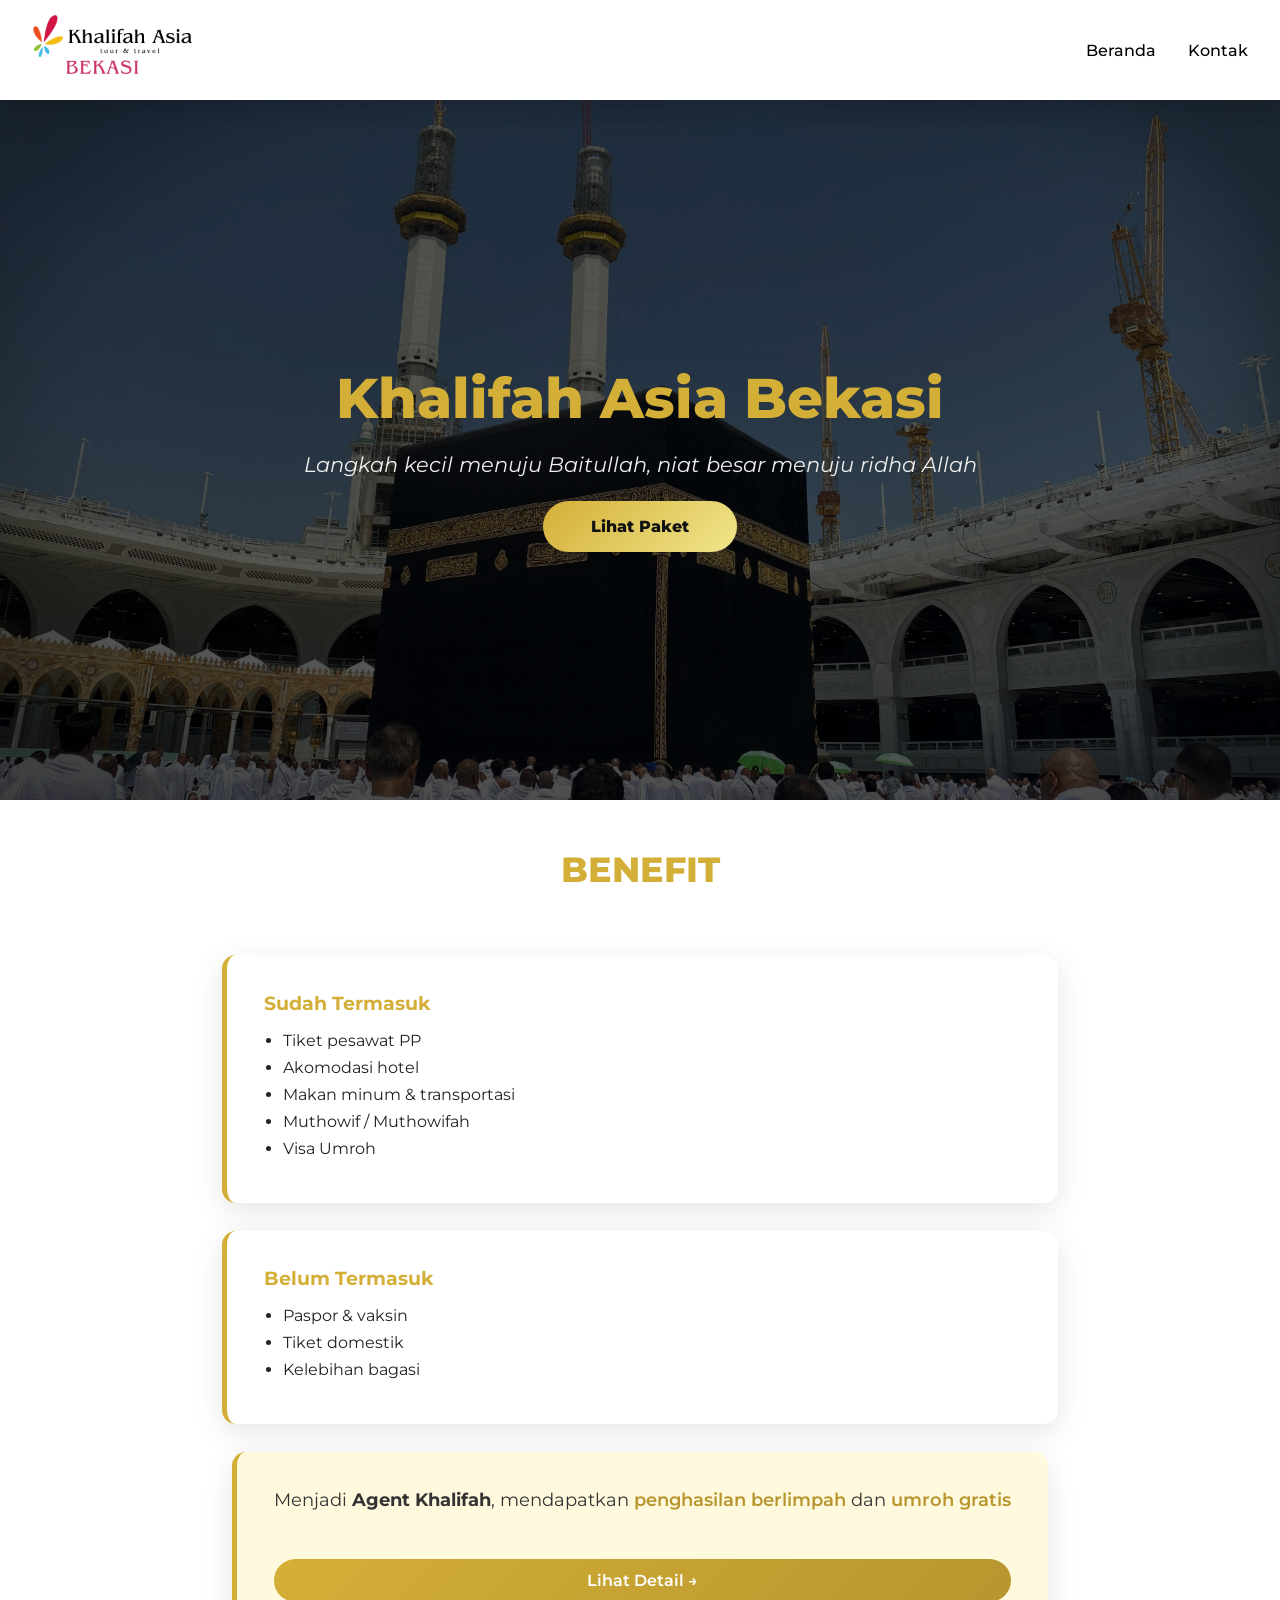
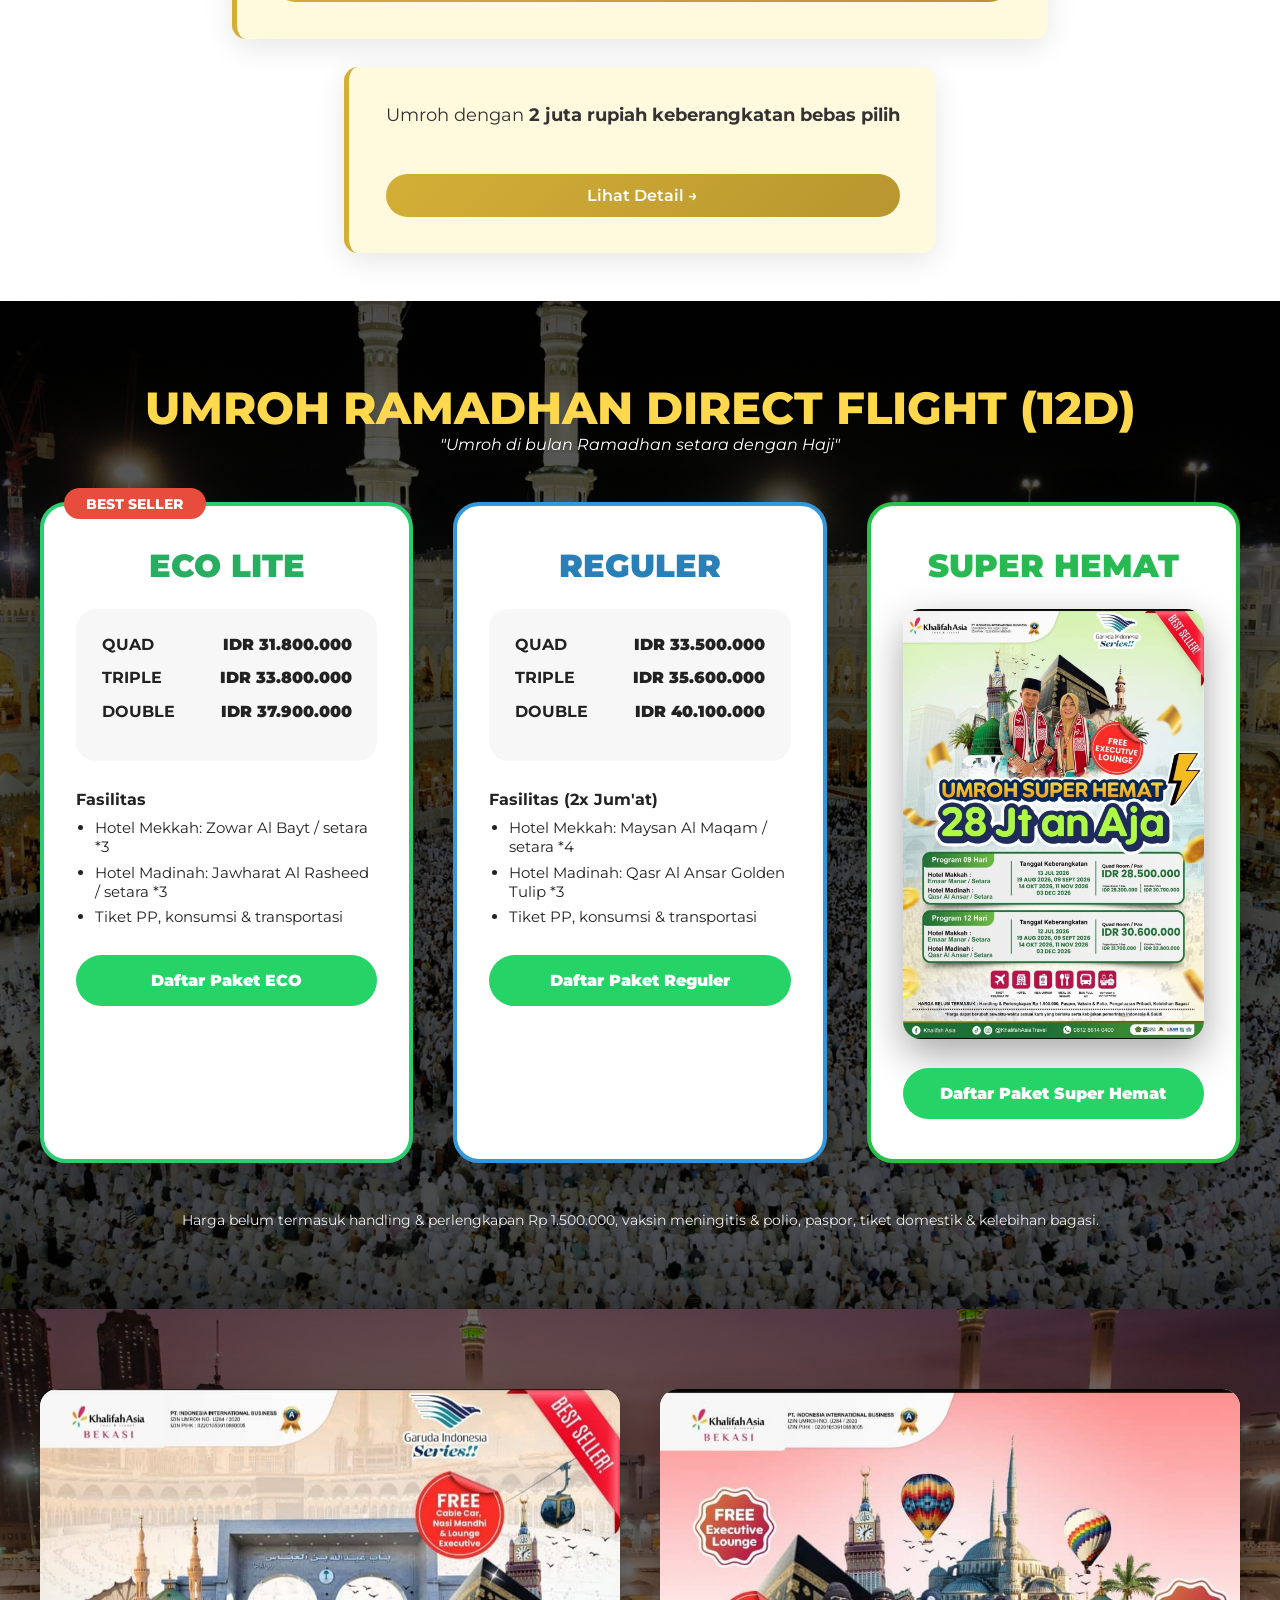
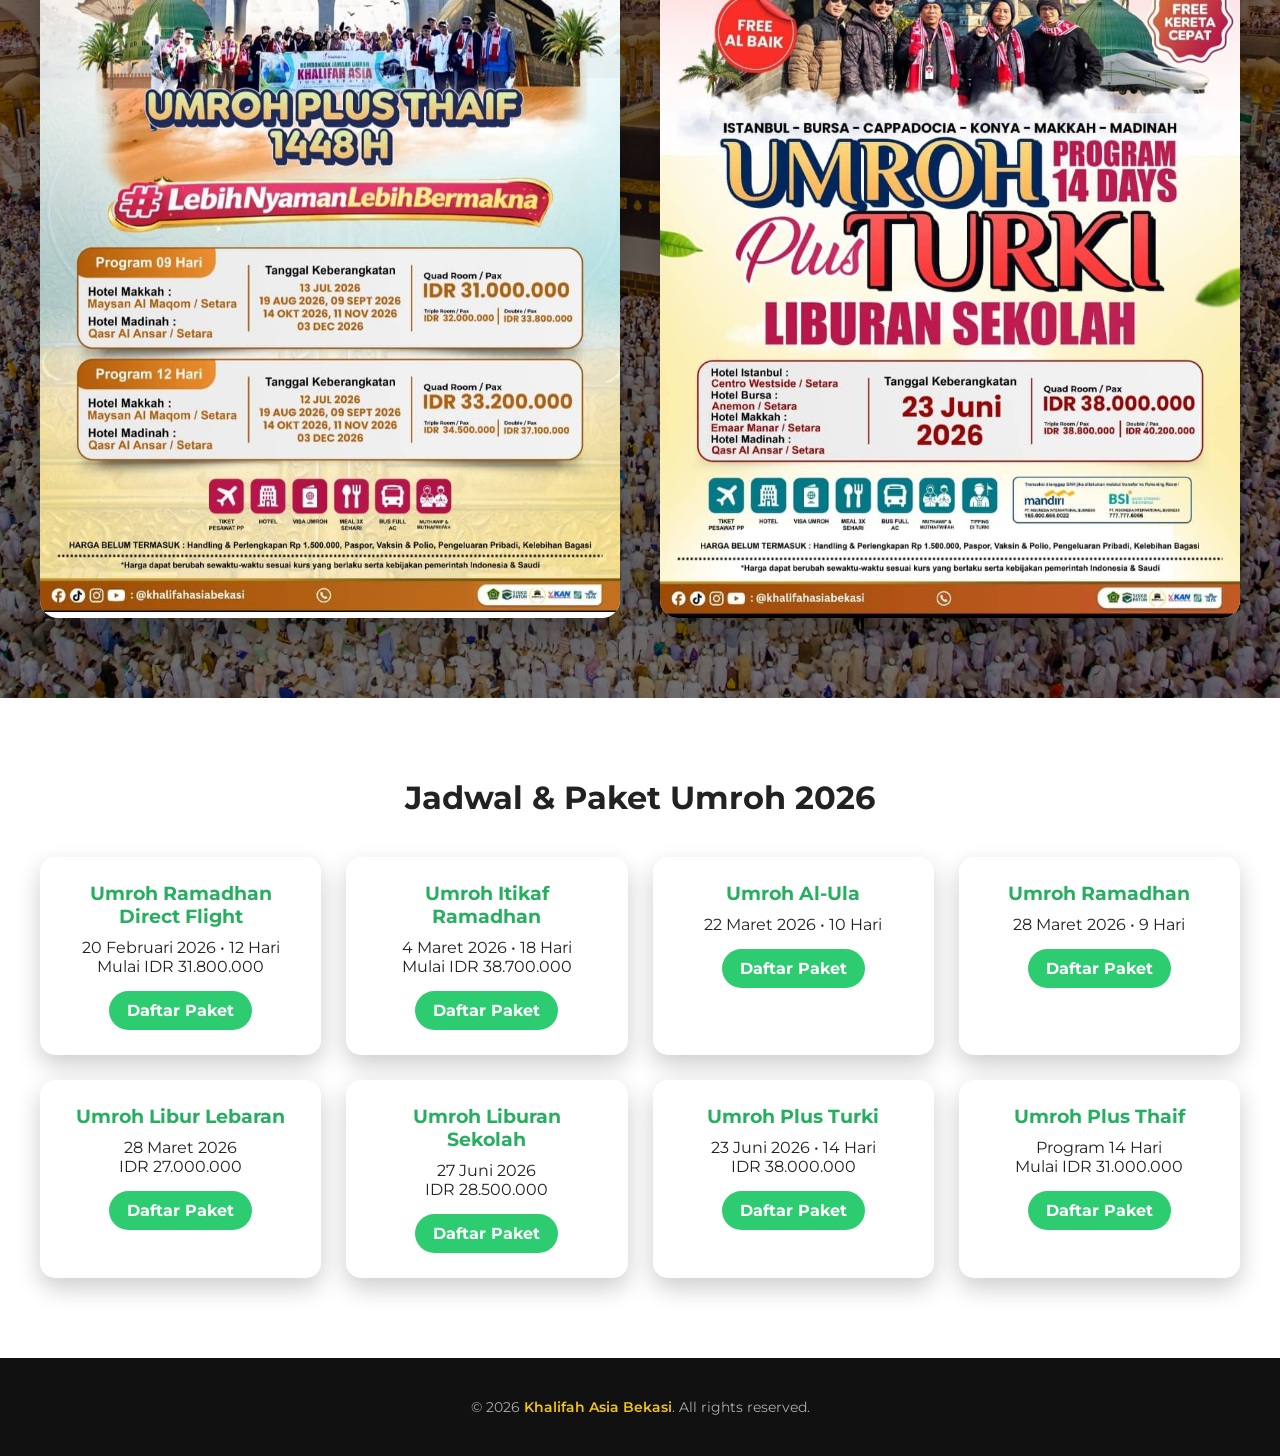
<file: index.html>
<!doctype html>
<html lang="id">
  <head>
    <meta charset="UTF-8" />
    <meta name="viewport" content="width=device-width, initial-scale=1.0" />
    <title>Khalifah Asia Bekasi</title>
    <link rel="icon" type="image/png" href="icon.png" />
    <link
      href="https://fonts.googleapis.com/css2?family=Montserrat:wght@400;500;600;700;800&display=swap"
      rel="stylesheet"
    />
    <link rel="stylesheet" type="text/css" href="style.css" />
  </head>

  <body>
    <header>
      <nav>
        <div class="logo">
          <img src="Khalifah Bekasi.png" alt="Khalifah Logo" />
        </div>
        <ul class="nav-links">
          <li><a href="index.html">Beranda</a></li>
          <li><a href="https://wa.me/62817843531">Kontak</a></li>
        </ul>
      </nav>
    </header>

    <section class="hero-home" id="home">
      <div class="content">
        <h1>Khalifah Asia Bekasi</h1>
        <p>Langkah kecil menuju Baitullah, niat besar menuju ridha Allah</p>
        <a href="#paket" class="btn">Lihat Paket</a>
      </div>
    </section>

    <h2 class="benefit-title">BENEFIT</h2>

    <section class="features vertical">
      <div class="feature-card">
        <h3>Sudah Termasuk</h3>
        <ul>
          <li>Tiket pesawat PP</li>
          <li>Akomodasi hotel</li>
          <li>Makan minum & transportasi</li>
          <li>Muthowif / Muthowifah</li>
          <li>Visa Umroh</li>
        </ul>
      </div>

      <div class="feature-card">
        <h3>Belum Termasuk</h3>
        <ul>
          <li>Paspor & vaksin</li>
          <li>Tiket domestik</li>
          <li>Kelebihan bagasi</li>
        </ul>
      </div>

      <div class="feature-card highlight">
        <p>
          Menjadi <strong>Agent Khalifah</strong>, mendapatkan
          <span>penghasilan berlimpah</span> dan
          <span>umroh gratis</span>
        </p>
        <a href="agent.html" class="detail-btn"> Lihat Detail → </a>
      </div>

      <div class="feature-card highlight">
        <p>
          Umroh dengan <strong>2 juta rupiah keberangkatan bebas pilih</strong>
        </p>
        <a href="umroh.html" class="detail-btn"> Lihat Detail → </a>
      </div>
    </section>

    <section class="poster-paket">
      <div class="poster-title" id="paket">
        <h2>UMROH RAMADHAN DIRECT FLIGHT (12D)</h2>
        <p>"Umroh di bulan Ramadhan setara dengan Haji"</p>
      </div>

      <div class="poster-grid">
        <div class="poster-box eco">
          <span class="poster-badge">BEST SELLER</span>
          <div class="poster-name">ECO LITE</div>

          <div class="poster-price">
            <div class="poster-row">
              <span>QUAD</span><span>IDR 31.800.000</span>
            </div>
            <div class="poster-row">
              <span>TRIPLE</span><span>IDR 33.800.000</span>
            </div>
            <div class="poster-row">
              <span>DOUBLE</span><span>IDR 37.900.000</span>
            </div>
          </div>

          <div class="poster-fasilitas">
            <h4>Fasilitas</h4>
            <ul>
              <li>Hotel Mekkah: Zowar Al Bayt / setara *3</li>
              <li>Hotel Madinah: Jawharat Al Rasheed / setara *3</li>
              <li>Tiket PP, konsumsi & transportasi</li>
            </ul>
          </div>

          <a href="https://whatsform.com/_acrhg" class="poster-cta">
            Daftar Paket ECO
          </a>
        </div>

        <div class="poster-box reg">
          <div class="poster-name">REGULER</div>

          <div class="poster-price">
            <div class="poster-row">
              <span>QUAD</span><span>IDR 33.500.000</span>
            </div>
            <div class="poster-row">
              <span>TRIPLE</span><span>IDR 35.600.000</span>
            </div>
            <div class="poster-row">
              <span>DOUBLE</span><span>IDR 40.100.000</span>
            </div>
          </div>

          <div class="poster-fasilitas">
            <h4>Fasilitas (2x Jum'at)</h4>
            <ul>
              <li>Hotel Mekkah: Maysan Al Maqam / setara *4</li>
              <li>Hotel Madinah: Qasr Al Ansar Golden Tulip *3</li>
              <li>Tiket PP, konsumsi & transportasi</li>
            </ul>
          </div>

          <a href="https://whatsform.com/ksay28" class="poster-cta">
            Daftar Paket Reguler
          </a>
        </div>

        <div class="poster-box superhemat">
          <div class="poster-name">SUPER HEMAT</div>
          <div class="other-card">
            <img src="umroh28jutaaja.jpg" alt="umroh 28 juta" />
          </div>
          <a href="https://whatsform.com/ksay28" class="poster-cta">
            Daftar Paket Super Hemat
          </a>
        </div>
      </div>

      <div class="poster-note">
        Harga belum termasuk handling & perlengkapan Rp 1.500.000, vaksin
        meningitis & polio, paspor, tiket domestik & kelebihan bagasi.
      </div>
    </section>

    <section class="other-paket">
      <div class="other-grid">
        <div class="other-card">
          <img src="umrohthaif.jpg" alt="umroh thaif" />
        </div>
        <div class="other-card">
          <img src="umrohturki.jpg" alt="umroh turki" />
        </div>
      </div>
    </section>

    <section class="departure-section">
      <h2>Jadwal & Paket Umroh 2026</h2>

      <div class="departure-grid">
        <div class="departure-card">
          <h3>Umroh Ramadhan Direct Flight</h3>
          <p>20 Februari 2026 • 12 Hari</p>
          <p>Mulai IDR 31.800.000</p>

          <a
            href="#"
            onclick="sendWA('Umroh Ramadhan Direct Flight - 20 Februari 2026')"
          >
            Daftar Paket
          </a>
        </div>

        <div class="departure-card">
          <h3>Umroh Itikaf Ramadhan</h3>
          <p>4 Maret 2026 • 18 Hari</p>
          <p>Mulai IDR 38.700.000</p>

          <a href="#" onclick="sendWA('Umroh Itikaf Ramadhan - 4 Maret 2026')">
            Daftar Paket
          </a>
        </div>

        <div class="departure-card">
          <h3>Umroh Al-Ula</h3>
          <p>22 Maret 2026 • 10 Hari</p>

          <a href="#" onclick="sendWA('Umroh Al-Ula - 22 Maret 2026')">
            Daftar Paket
          </a>
        </div>

        <div class="departure-card">
          <h3>Umroh Ramadhan</h3>
          <p>28 Maret 2026 • 9 Hari</p>

          <a href="#" onclick="sendWA('Umroh Ramadhan - 28 Maret 2026')">
            Daftar Paket
          </a>
        </div>

        <div class="departure-card">
          <h3>Umroh Libur Lebaran</h3>
          <p>28 Maret 2026</p>
          <p>IDR 27.000.000</p>

          <a href="#" onclick="sendWA('Umroh Libur Lebaran - 28 Maret 2026')">
            Daftar Paket
          </a>
        </div>

        <div class="departure-card">
          <h3>Umroh Liburan Sekolah</h3>
          <p>27 Juni 2026</p>
          <p>IDR 28.500.000</p>

          <a href="#" onclick="sendWA('Umroh Liburan Sekolah - 27 Juni 2026')">
            Daftar Paket
          </a>
        </div>

        <div class="departure-card">
          <h3>Umroh Plus Turki</h3>
          <p>23 Juni 2026 • 14 Hari</p>
          <p>IDR 38.000.000</p>

          <a href="#" onclick="sendWA('Umroh Plus Turki - 23 Juni 2026')">
            Daftar Paket
          </a>
        </div>

        <div class="departure-card">
          <h3>Umroh Plus Thaif</h3>
          <p>Program 14 Hari</p>
          <p>Mulai IDR 31.000.000</p>

          <a href="#" onclick="sendWA('Umroh Plus Thaif')"> Daftar Paket </a>
        </div>
      </div>
    </section>

    <script>
      function sendWA(paket) {
        let phone = "62817843531";

        let text = `Assalamualaikum Warahmatullahi Wabarakatuh, Saya tertarik dengan paket: ${paket}
Mohon info lengkapnya. Terima kasih.`;

        let url = `https://wa.me/${phone}?text=${encodeURIComponent(text)}`;

        window.open(url, "_blank");
      }
    </script>

    <footer>
      © 2026 <span>Khalifah Asia Bekasi</span>. All rights reserved.
    </footer>
  </body>
</html>
</file>
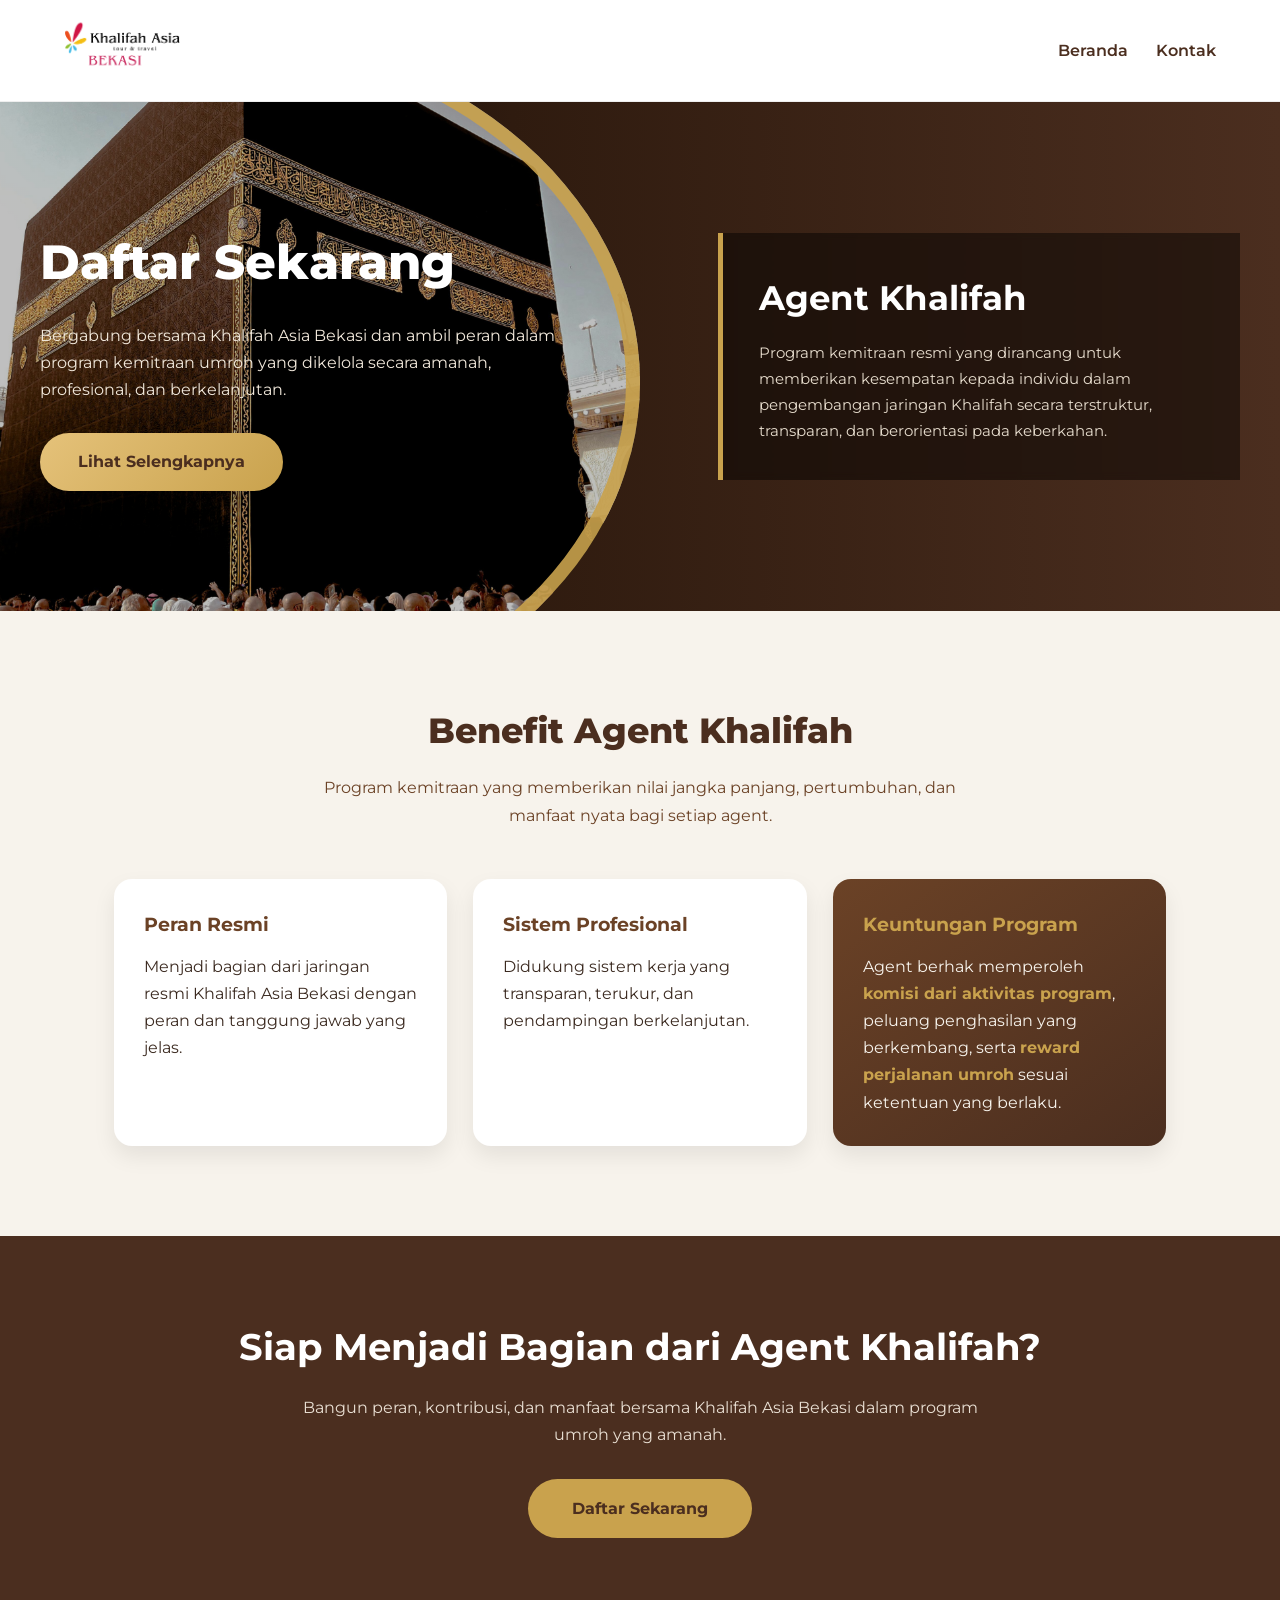
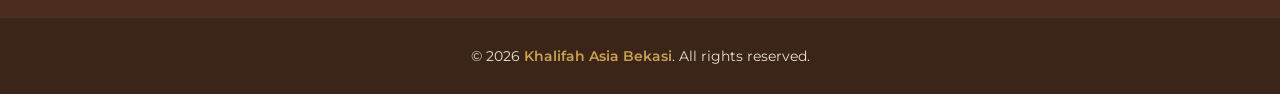
<file: agent.html>
<!DOCTYPE html>
<html lang="id">
<head>
<meta charset="UTF-8">
<meta name="viewport" content="width=device-width, initial-scale=1.0">
<title>Agent Khalifah Asia Bekasi</title>
<link rel="icon" type="image/png" href="icon.png">
<link href="https://fonts.googleapis.com/css2?family=Montserrat:wght@400;500;600;700;800&display=swap" rel="stylesheet">

<style>
*{
  margin:0;
  padding:0;
  box-sizing:border-box;
  font-family:'Montserrat', sans-serif;
}

body{
  background:#f7f3ec;
  color:#3b2a20;
  line-height:1.7;
}

/* ===== HEADER ===== */
header{
  background:#fff;
  border-bottom:1px solid #eee;
}

.navbar{
  max-width:1200px;
  margin:auto;
  padding:14px 24px;
  display:flex;
  align-items:center;
  justify-content:space-between;
}

.nav-logo img{
  height:65px;
}

.nav-menu{
  list-style:none;
  display:flex;
  gap:28px;
}

.nav-menu a{
  text-decoration:none;
  color:#4b2e1f;
  font-weight:600;
}

/* ===== HERO ===== */
.hero{
  position:relative;
  overflow:hidden;
  background:linear-gradient(90deg,#000 0%, #2f1b0f 40%, #4b2e1f 100%);
  padding:120px 24px;
}

/* ===== LENGKUNGAN ISI KABAH ===== */
.hero::before{
  content:"";
  position:absolute;
  top:-15%;
  left:-20%;
  width:70%;
  height:140%;
  background:
    linear-gradient(rgba(0,0,0,.25), rgba(0,0,0,.25)),
    url("kabah.png") center/cover no-repeat;
  border-radius:50%;
  z-index:1;
}

/* garis emas lengkung */
.hero::after{
  content:"";
  position:absolute;
  top:-15%;
  left:-20%;
  width:70%;
  height:140%;
  border-radius:50%;
  box-shadow:inset 0 0 0 14px #c9a24d;
  opacity:.9;
  z-index:2;
}

.hero-inner{
  max-width:1200px;
  margin:auto;
  display:grid;
  grid-template-columns:1.1fr .9fr;
  gap:40px;
  align-items:center;
  position:relative;
  z-index:3;
}

.hero-left h1{
  color:#fff;
  font-size:3rem;
  font-weight:800;
  margin-bottom:18px;
}

.hero-left p{
  color:#f1e8db;
  margin-bottom:30px;
  max-width:520px;
}

.hero-btn{
  display:inline-block;
  background:linear-gradient(135deg,#e5c27a,#c9a24d);
  color:#4b2e1f;
  padding:15px 38px;
  border-radius:40px;
  font-weight:700;
  text-decoration:none;
  box-shadow:0 10px 22px rgba(0,0,0,.25);
  transition:.3s;
}

.hero-btn:hover{
  transform:translateY(-3px);
}

/* kanan */
.hero-right{
  background:rgba(0,0,0,.45);
  backdrop-filter:blur(3px);
  padding:36px;
  border-left:5px solid #c9a24d;
}

.hero-right h2{
  color:#fff;
  font-size:2.1rem;
  margin-bottom:14px;
}

.hero-right p{
  color:#e6dccd;
  font-size:.95rem;
}

/* ===== SECTION ===== */
.section{
  max-width:1100px;
  margin:auto;
  padding:90px 24px;
}

.section-title{
  text-align:center;
  font-size:2.2rem;
  font-weight:800;
  color:#4b2e1f;
  margin-bottom:14px;
}

.section-subtitle{
  text-align:center;
  max-width:700px;
  margin:0 auto 50px;
  color:#6b4226;
}

/* ===== BENEFIT ===== */
.benefit-grid{
  display:grid;
  grid-template-columns:repeat(auto-fit,minmax(260px,1fr));
  gap:26px;
}

.benefit-card{
  background:#ffffff;
  border-radius:18px;
  padding:30px;
  box-shadow:0 10px 22px rgba(0,0,0,.08);
}

.benefit-card h3{
  color:#6b4226;
  margin-bottom:12px;
}

.benefit-card.highlight{
  background:linear-gradient(145deg,#6b4226,#4b2e1f);
  color:#f7f3ec;
}

.benefit-card.highlight h3{
  color:#c9a24d;
}

.benefit-card.highlight span{
  color:#c9a24d;
  font-weight:700;
}

/* ===== CTA ===== */
.cta{
  background:#4b2e1f;
  color:#fff;
  text-align:center;
  padding:80px 24px;
}

.cta h2{
  font-size:2.3rem;
  margin-bottom:16px;
}

.cta p{
  max-width:680px;
  margin:0 auto 30px;
  color:#e9dfd3;
}

.cta a{
  display:inline-block;
  background:#c9a24d;
  color:#4b2e1f;
  padding:16px 44px;
  border-radius:40px;
  font-weight:700;
  text-decoration:none;
}

/* ===== FOOTER ===== */
footer{
  background:#3b2418;
  color:#e9dfd3;
  text-align:center;
  padding:26px 16px;
  font-size:.9rem;
}

footer span{
  color:#c9a24d;
  font-weight:600;
}

/* ===== RESPONSIVE ===== */
@media(max-width:900px){
  .hero-inner{
    grid-template-columns:1fr;
  }

  .hero-left h1{
    font-size:2.3rem;
  }

  .hero::before,
  .hero::after{
    display:none;
  }
}
</style>
</head>

<body>

<header>
  <nav class="navbar">
    <div class="nav-logo">
      <img src="Khalifah Bekasi.png" alt="Khalifah Asia Bekasi">
    </div>
    <ul class="nav-menu">
      <li><a href="index.html">Beranda</a></li>
      <li><a href="https://wa.me/62817843531">Kontak</a></li>
    </ul>
  </nav>
</header>

<section class="hero">
  <div class="hero-inner">

    <div class="hero-left">
      <h1>Daftar Sekarang</h1>
      <p>
        Bergabung bersama Khalifah Asia Bekasi dan ambil peran
        dalam program kemitraan umroh yang dikelola secara amanah,
        profesional, dan berkelanjutan.
      </p>
      <a href="#benefit" class="hero-btn">Lihat Selengkapnya</a>
    </div>

    <div class="hero-right">
      <h2>Agent Khalifah</h2>
      <p>
        Program kemitraan resmi yang dirancang untuk memberikan
        kesempatan kepada individu dalam pengembangan jaringan
        Khalifah secara terstruktur, transparan, dan berorientasi
        pada keberkahan.
      </p>
    </div>

  </div>
</section>

<section class="section" id="benefit">
  <h2 class="section-title">Benefit Agent Khalifah</h2>
  <p class="section-subtitle">
    Program kemitraan yang memberikan nilai jangka panjang,
    pertumbuhan, dan manfaat nyata bagi setiap agent.
  </p>

  <div class="benefit-grid">
    <div class="benefit-card">
      <h3>Peran Resmi</h3>
      <p>
        Menjadi bagian dari jaringan resmi Khalifah Asia Bekasi
        dengan peran dan tanggung jawab yang jelas.
      </p>
    </div>

    <div class="benefit-card">
      <h3>Sistem Profesional</h3>
      <p>
        Didukung sistem kerja yang transparan, terukur,
        dan pendampingan berkelanjutan.
      </p>
    </div>

    <div class="benefit-card highlight">
      <h3>Keuntungan Program</h3>
      <p>
        Agent berhak memperoleh
        <span>komisi dari aktivitas program</span>,
        peluang penghasilan yang berkembang,
        serta <span>reward perjalanan umroh</span>
        sesuai ketentuan yang berlaku.
      </p>
    </div>
  </div>
</section>

<section class="cta">
  <h2>Siap Menjadi Bagian dari Agent Khalifah?</h2>
  <p>
    Bangun peran, kontribusi, dan manfaat bersama
    Khalifah Asia Bekasi dalam program umroh yang amanah.
  </p>
<a href="https://wa.me/+62817843531?text=Saya%20tertarik%20menjadi%20Agen%20Khalifah." class="cta-btn-small" target="_blank">Daftar Sekarang</a>
</section>

<footer>
  <p>&copy; 2026 <span>Khalifah Asia Bekasi</span>. All rights reserved.</p>
</footer>

</body>
</html>
</file>
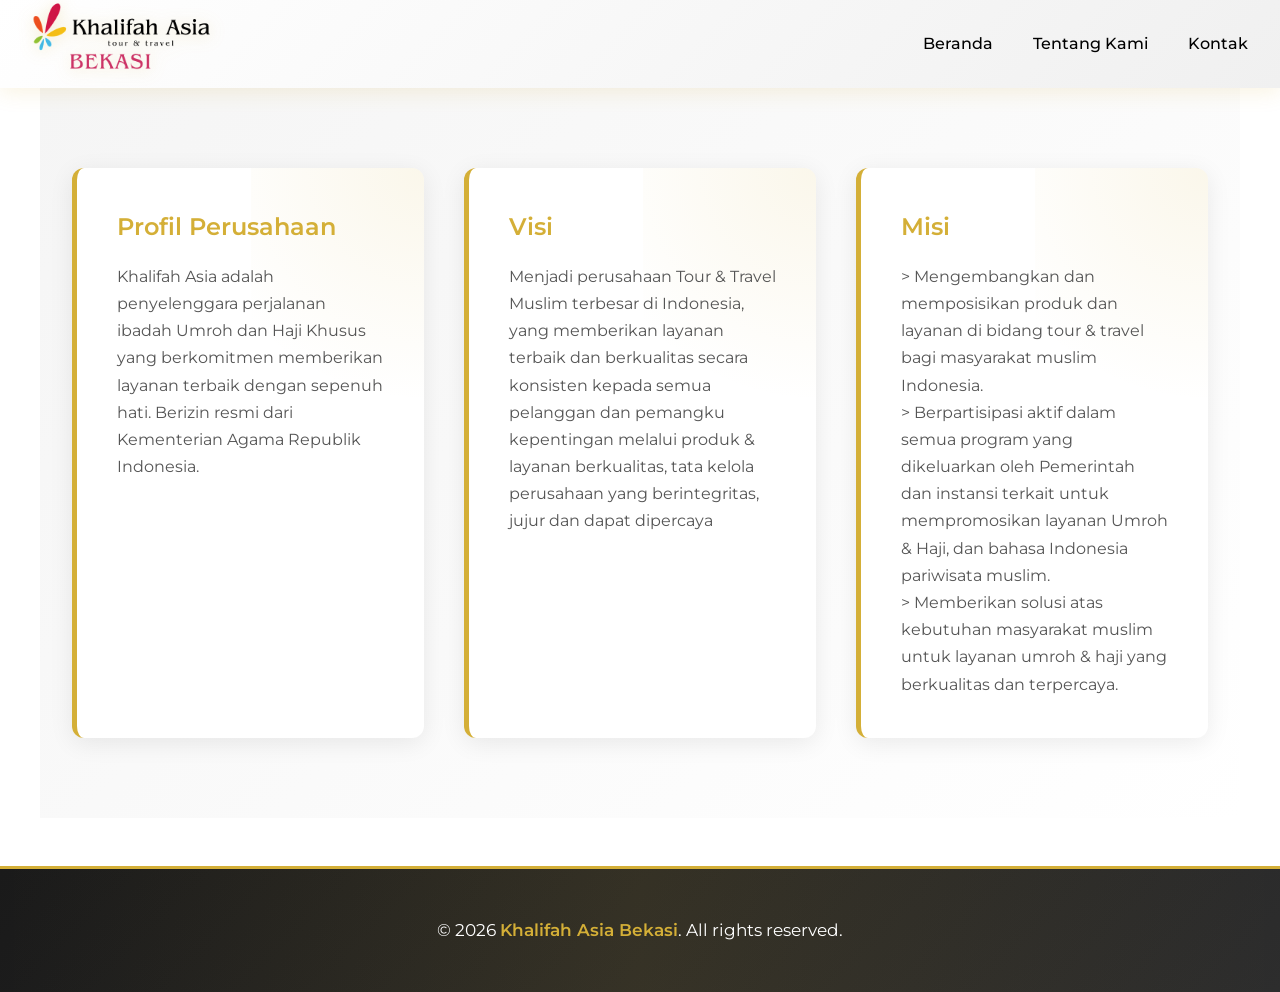
<file: tentang.html>
<!DOCTYPE html>
<html lang="en">
<head>
    <meta charset="UTF-8">
    <meta name="viewport" content="width=device-width, initial-scale=1.0">
    <title>Khalifah Asia Bekasi</title>
    <link rel="icon" type="image/png" href="icon.png">
    <link rel="preconnect" href="https://fonts.googleapis.com">
    <link rel="preconnect" href="https://fonts.gstatic.com" crossorigin>
    <link href="https://fonts.googleapis.com/css2?family=Montserrat:wght@400;500;700&display=swap" rel="stylesheet">
    <style>
        * {
            margin: 0;
            padding: 0;
            box-sizing: border-box;
        }

        body {
            font-family: 'Montserrat', sans-serif;
            color: #333;
            line-height: 1.6;
            scroll-behavior: smooth;
        }

        header {
            background: linear-gradient(135deg, #ffffff 0%, #f0f0f0 100%);
            padding: 1.2rem 0;
            position: sticky;
            top: 0;
            box-shadow: 0 4px 20px rgba(212, 175, 55, 0.15);
            z-index: 100;
            backdrop-filter: blur(10px);
        }

        nav {
            display: flex;
            justify-content: space-between;
            align-items: center;
            max-width: 1400px;
            margin: 0 auto;
            padding: 0 2rem;
            height: 50px;
        }

        .logo img {
            height: 100px;
            filter: drop-shadow(0 2px 8px rgba(212, 175, 55, 0.3));
            transition: transform 0.3s ease;
        }

        .logo img:hover {
            transform: scale(1.05);
        }

        .nav-links {
            display: flex;
            list-style: none;
            gap: 2.5rem;
        }

        .nav-links a {
            color: #000000;
            text-decoration: none;
            transition: all 0.3s ease;
            font-weight: 500;
            position: relative;
            padding-bottom: 0.5rem;
        }

        .nav-links a::after {
            content: '';
            position: absolute;
            bottom: 0;
            left: 0;
            width: 0;
            height: 2px;
            background: linear-gradient(90deg, #d4af37, #f0e68c);
            transition: width 0.3s ease;
        }

        .nav-links a:hover::after {
            width: 100%;
        }

        .nav-links a:hover {
            color: #d4af37;
        }

        .hero {
            background: linear-gradient(135deg, rgba(212, 175, 55, 0.1) 0%, rgba(240, 230, 140, 0.05) 100%), url('khalifahbg.png') no-repeat center center/cover;
            color: rgb(255, 255, 255);
            padding: 10rem 2rem;
            text-align: center;
            min-height: 700px;
            display: flex;
            align-items: center;
            justify-content: center;
            position: relative;
            overflow: hidden;
        }

        .hero::before {
            content: '';
            position: absolute;
            top: 0;
            left: 0;
            right: 0;
            bottom: 0;
            background: radial-gradient(circle at 20% 50%, rgba(212, 175, 55, 0.1) 0%, transparent 50%);
            animation: float 6s ease-in-out infinite;
        }

        .hero-content {
            position: relative;
            z-index: 2;
            animation: fadeInUp 0.8s ease;
        }

        .hero-content h1 {
            font-size: 3.5rem;
            margin-bottom: 1.5rem;
            background: linear-gradient(135deg, #d4af37, #f0e68c);
            -webkit-background-clip: text;
            -webkit-text-fill-color: transparent;
            background-clip: text;
            font-weight: 700;
            letter-spacing: 1px;
        }

        .hero-content p {
            font-size: 1.4rem;
            margin-bottom: 2.5rem;
            color: #e8e8e8;
            font-style: italic;
            letter-spacing: 0.5px;
            text-shadow: 0 2px 10px rgba(0, 0, 0, 0.3);
        }

        .btn {
            display: inline-block;
            background: linear-gradient(135deg, #d4af37 0%, #f0e68c 100%);
            color: #1a1a1a;
            padding: 1rem 3rem;
            text-decoration: none;
            border-radius: 50px;
            font-weight: bold;
            transition: all 0.3s ease;
            text-transform: uppercase;
            letter-spacing: 1.5px;
            box-shadow: 0 5px 20px rgba(212, 175, 55, 0.4);
            position: relative;
            overflow: hidden;
        }

        .btn::before {
            content: '';
            position: absolute;
            top: 0;
            left: -100%;
            width: 100%;
            height: 100%;
            background: rgba(255, 255, 255, 0.3);
            transition: left 0.3s ease;
        }

        .btn:hover::before {
            left: 100%;
        }

        .btn:hover {
            transform: translateY(-4px);
            box-shadow: 0 10px 30px rgba(212, 175, 55, 0.6);
        }

        .features {
            background: linear-gradient(135deg, #f5f5f5 0%, #ffffff 100%);
            padding: 5rem 2rem;
            max-width: 1200px;
            margin: 0 auto;
            display: grid;
            grid-template-columns: repeat(auto-fit, minmax(300px, 1fr));
            gap: 2.5rem;
            position: relative;
        }

        .feature-card {
            background: white;
            padding: 2.5rem;
            border-radius: 12px;
            border-left: 5px solid #d4af37;
            box-shadow: 0 5px 25px rgba(0, 0, 0, 0.08);
            transition: all 0.3s ease;
            position: relative;
            overflow: hidden;
        }

        .feature-card::before {
            content: '';
            position: absolute;
            top: -50%;
            right: -50%;
            width: 100%;
            height: 100%;
            background: radial-gradient(circle, rgba(212, 175, 55, 0.1) 0%, transparent 70%);
            transition: all 0.3s ease;
        }

        .feature-card:hover::before {
            top: -10%;
            right: -10%;
        }

        .feature-card:hover {
            transform: translateY(-12px);
            box-shadow: 0 20px 50px rgba(212, 175, 55, 0.3);
        }

        .feature-card h3 {
            color: #d4af37;
            margin-bottom: 1rem;
            font-size: 1.5rem;
            font-weight: 600;
            position: relative;
            z-index: 1;
        }

        .feature-card p {
            color: #555;
            font-size: 1rem;
            line-height: 1.7;
            position: relative;
            z-index: 1;
        }

        footer {
            background: linear-gradient(135deg, #1a1a1a 0%, #2d2d2d 100%);
            color: white;
            text-align: center;
            padding: 3rem 2rem;
            margin-top: 3rem;
            border-top: 3px solid #d4af37;
            position: relative;
            overflow: hidden;
        }

        footer::before {
            content: '';
            position: absolute;
            top: 0;
            left: 0;
            right: 0;
            bottom: 0;
            background: linear-gradient(90deg, transparent, rgba(212, 175, 55, 0.1), transparent);
            animation: shimmer 3s infinite;
        }

        footer p {
            margin: 0;
            font-size: 1.05rem;
            position: relative;
            z-index: 1;
        }

        footer span {
            color: #d4af37;
            font-weight: 600;
        }

        @keyframes fadeInUp {
            from {
                opacity: 0;
                transform: translateY(20px);
            }
            to {
                opacity: 1;
                transform: translateY(0);
            }
        }

        @keyframes float {
            0%, 100% {
                transform: translateY(0px);
            }
            50% {
                transform: translateY(20px);
            }
        }

        @keyframes shimmer {
            0% {
                left: -100%;
            }
            100% {
                left: 100%;
            }
        }

        @media (max-width: 768px) {
            .hero-content h1 {
                font-size: 2.2rem;
            }

            .hero-content p {
                font-size: 1.1rem;
            }

            .nav-links {
                gap: 1.5rem;
            }
        }
    </style>
</head>
<body>
    <header>
        <nav>
            <div class="logo"><img src="Khalifah Bekasi.png" alt="Khalifah icon"></div>
            <ul class="nav-links">
                <li><a href="index.html">Beranda</a></li>
                <li><a href="tentang.html">Tentang Kami</a></li>
                <li><a href="https://wa.me/62817843531">Kontak</a></li>
            </ul>
        </nav>
    </header>
    
    <section class="features" id="features">
        <div class="feature-card">
            <h3>Profil Perusahaan</h3>
            <p>Khalifah Asia adalah penyelenggara perjalanan ibadah Umroh dan Haji Khusus yang berkomitmen memberikan layanan terbaik dengan sepenuh hati. Berizin resmi dari Kementerian Agama Republik Indonesia.</p>
        </div>
        <div class="feature-card">
            <h3>Visi</h3>
            <p>Menjadi perusahaan Tour & Travel Muslim terbesar di Indonesia, yang memberikan layanan terbaik dan berkualitas secara konsisten kepada semua pelanggan dan pemangku kepentingan melalui produk & layanan berkualitas, tata kelola perusahaan yang berintegritas, jujur dan dapat dipercaya</p>
        </div>
        <div class="feature-card">
            <h3>Misi</h3>
            <p>> Mengembangkan dan memposisikan produk dan layanan di bidang tour & travel bagi masyarakat muslim Indonesia.</p>
            <p>> Berpartisipasi aktif dalam semua program yang dikeluarkan oleh Pemerintah dan instansi terkait untuk mempromosikan layanan Umroh & Haji, dan bahasa Indonesia pariwisata muslim.</p>
            <p>> Memberikan solusi atas kebutuhan masyarakat muslim untuk layanan umroh & haji yang berkualitas dan terpercaya.</p>
        </div>
    </section>
    
    <footer id="contact">
        <p>&copy; 2026 <span>Khalifah Asia Bekasi</span>. All rights reserved.</p>
    </footer>
</body>
</html>
</file>
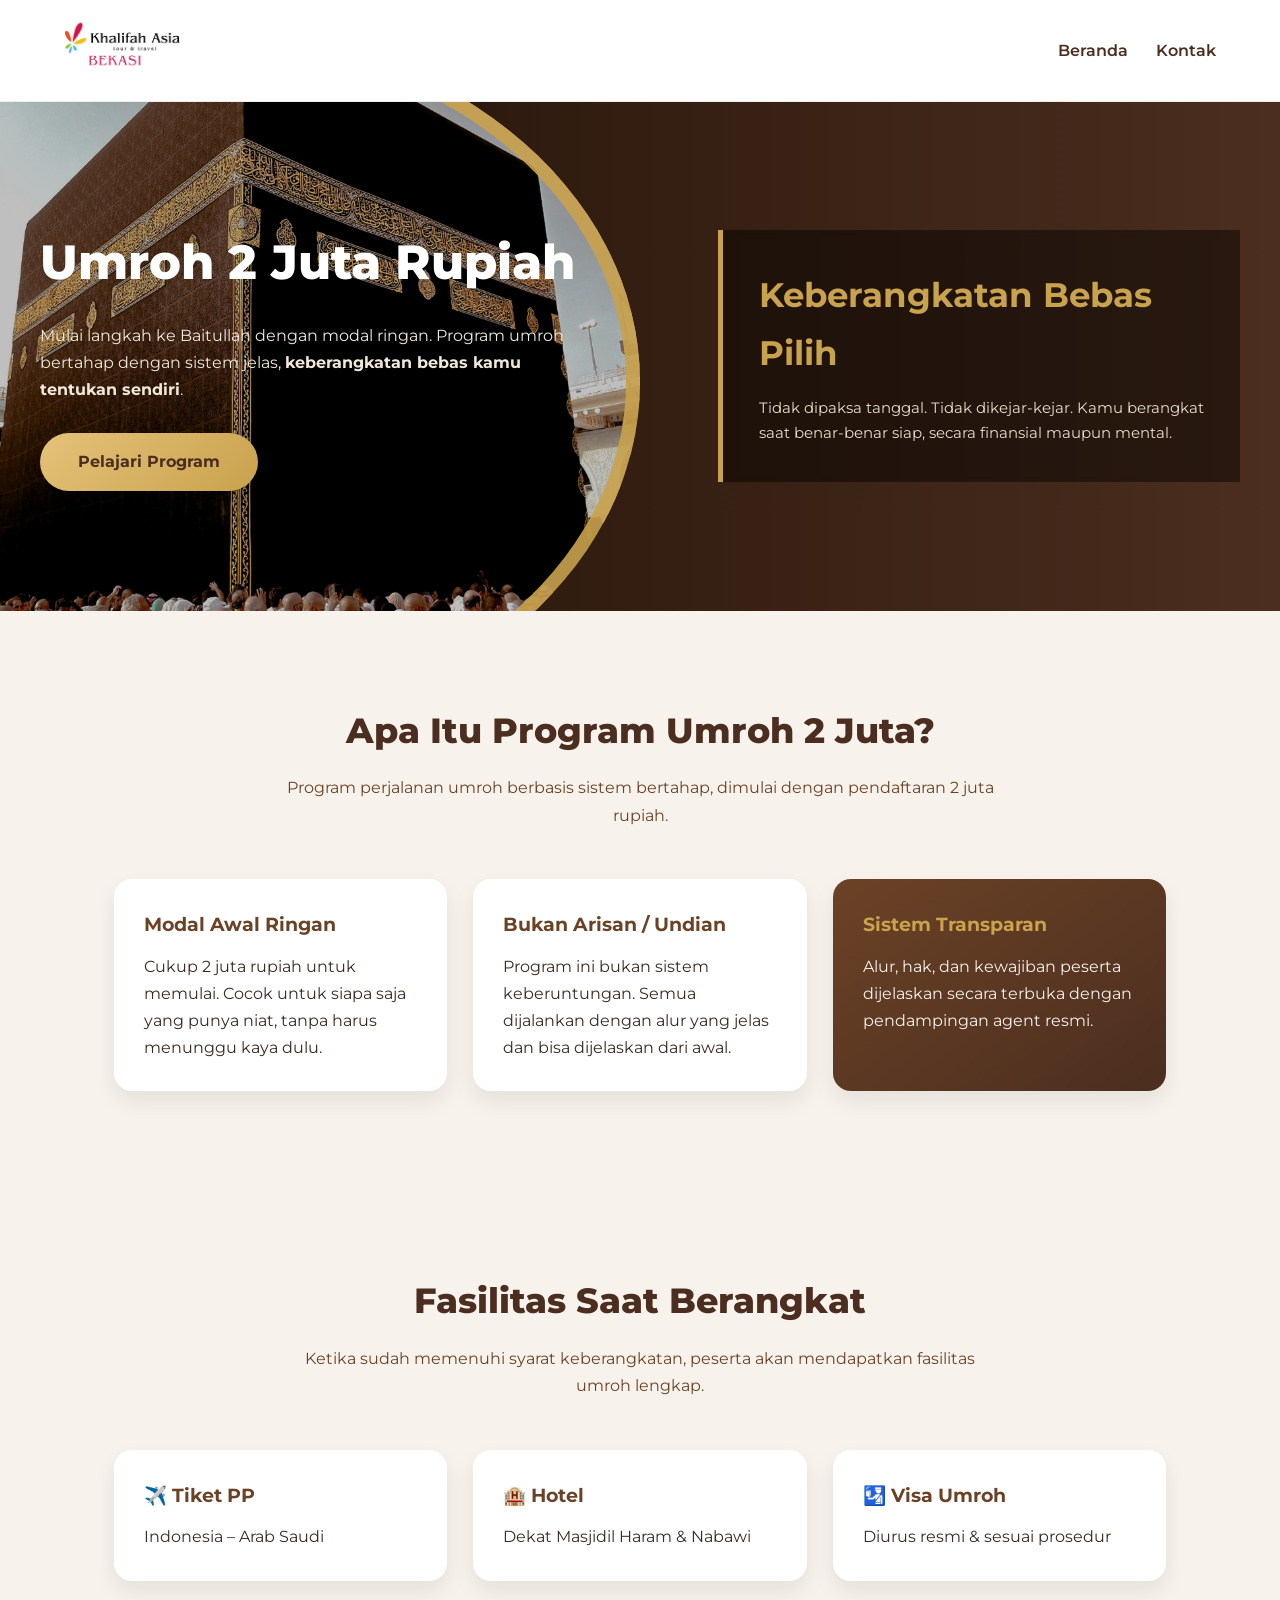
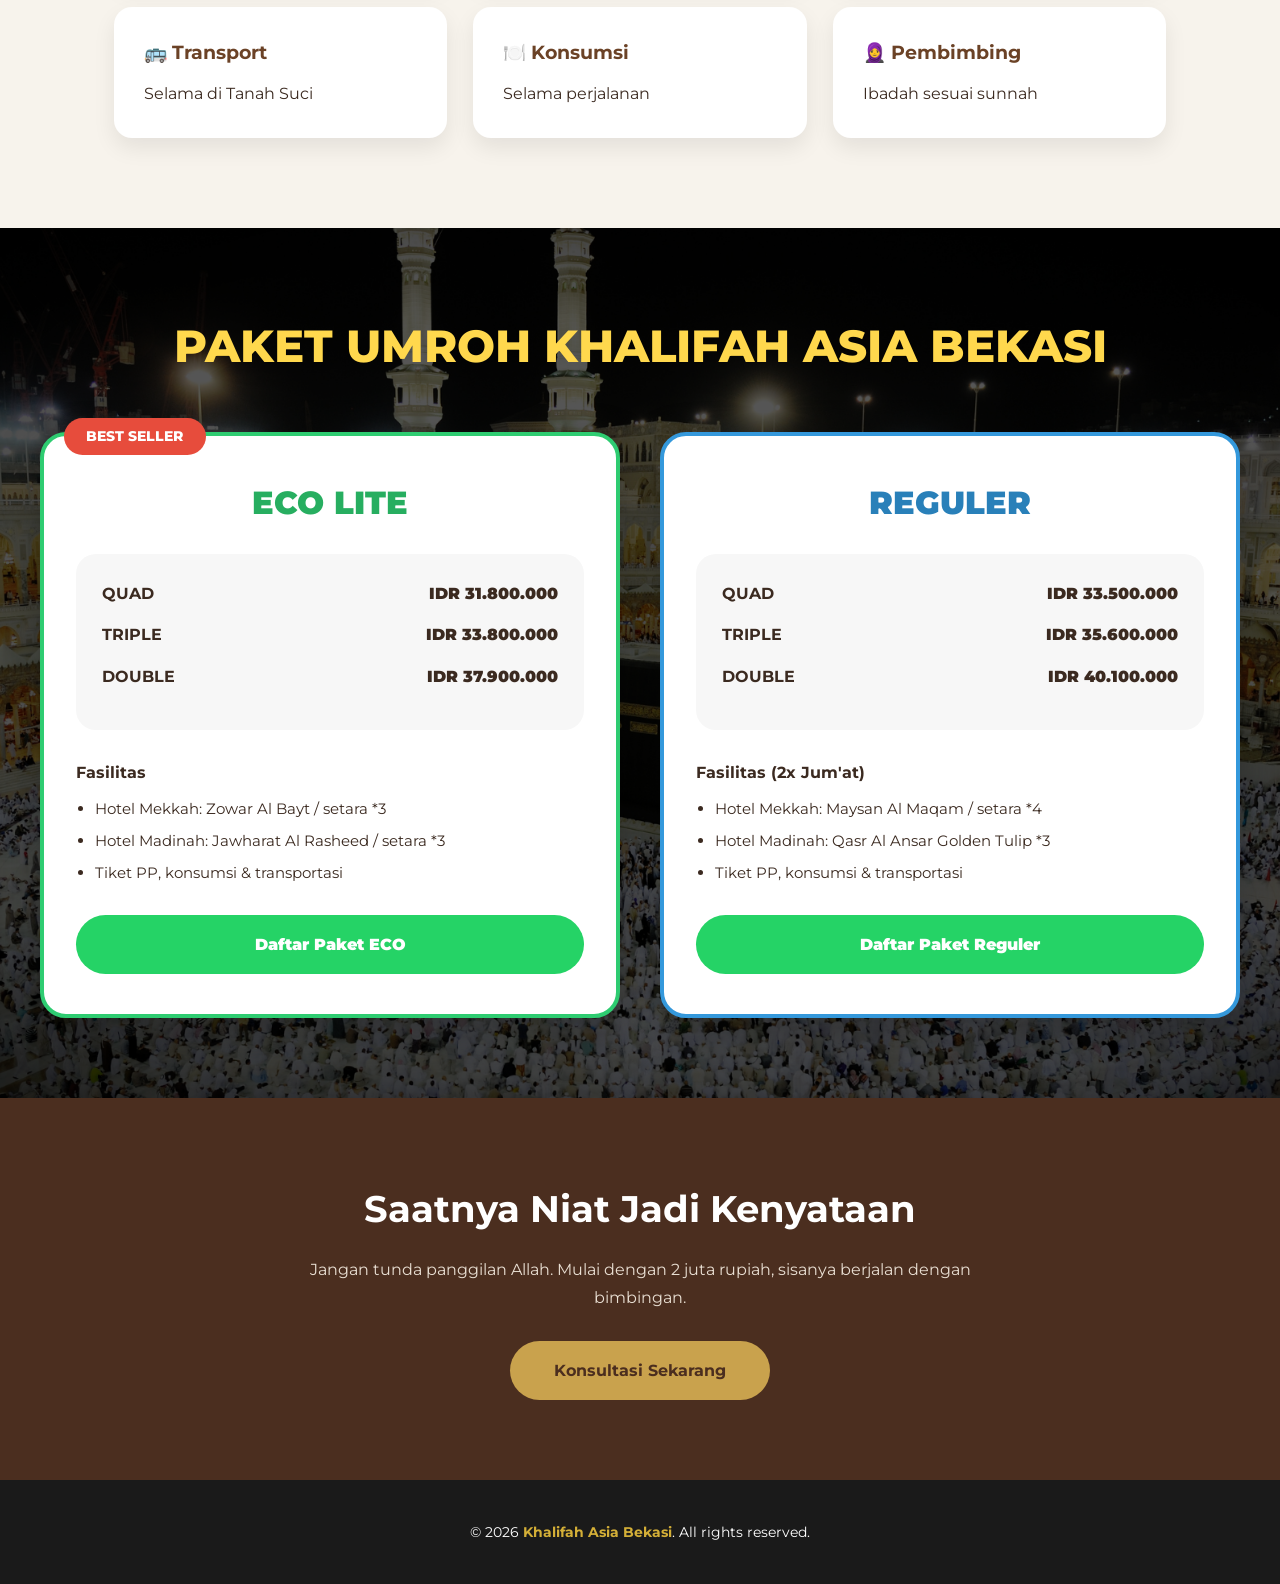
<file: umroh.html>
<!DOCTYPE html>
<html lang="id">
<head>
<meta charset="UTF-8">
<meta name="viewport" content="width=device-width, initial-scale=1.0">
<title>Umroh 2 Juta Rupiah | Khalifah Asia Bekasi</title>
<link rel="icon" type="image/png" href="icon.png">
<link href="https://fonts.googleapis.com/css2?family=Montserrat:wght@400;500;600;700;800&display=swap" rel="stylesheet">

<style>
*{
  margin:0;
  padding:0;
  box-sizing:border-box;
  font-family:'Montserrat', sans-serif;
}

body{
  background:#f7f3ec;
  color:#3b2a20;
  line-height:1.7;
}

/* ===== HEADER ===== */
header{
  background:#fff;
  border-bottom:1px solid #eee;
}

.navbar{
  max-width:1200px;
  margin:auto;
  padding:14px 24px;
  display:flex;
  align-items:center;
  justify-content:space-between;
}

.nav-logo img{
  height:65px;
}

.nav-menu{
  list-style:none;
  display:flex;
  gap:28px;
}

.nav-menu a{
  text-decoration:none;
  color:#4b2e1f;
  font-weight:600;
}

/* ===== HERO ===== */
.hero{
  position:relative;
  overflow:hidden;
  background:linear-gradient(90deg,#000 0%, #2f1b0f 40%, #4b2e1f 100%);
  padding:120px 24px;
}

/* kabah */
.hero::before{
  content:"";
  position:absolute;
  top:-15%;
  left:-20%;
  width:70%;
  height:140%;
  background:
    linear-gradient(rgba(0,0,0,.25), rgba(0,0,0,.25)),
    url("kabah.png") center/cover no-repeat;
  border-radius:50%;
  z-index:1;
}

.hero::after{
  content:"";
  position:absolute;
  top:-15%;
  left:-20%;
  width:70%;
  height:140%;
  border-radius:50%;
  box-shadow:inset 0 0 0 14px #c9a24d;
  opacity:.9;
  z-index:2;
}

.hero-inner{
  max-width:1200px;
  margin:auto;
  display:grid;
  grid-template-columns:1.1fr .9fr;
  gap:40px;
  align-items:center;
  position:relative;
  z-index:3;
}

.hero-left h1{
  color:#fff;
  font-size:3rem;
  font-weight:800;
  margin-bottom:18px;
}

.hero-left p{
  color:#f1e8db;
  margin-bottom:30px;
  max-width:540px;
}

.hero-btn{
  display:inline-block;
  background:linear-gradient(135deg,#e5c27a,#c9a24d);
  color:#4b2e1f;
  padding:15px 38px;
  border-radius:40px;
  font-weight:700;
  text-decoration:none;
  box-shadow:0 10px 22px rgba(0,0,0,.25);
  transition:.3s;
}

.hero-btn:hover{
  transform:translateY(-3px);
}

/* kanan */
.hero-right{
  background:rgba(0,0,0,.45);
  backdrop-filter:blur(3px);
  padding:36px;
  border-left:5px solid #c9a24d;
}

.hero-right h2{
  color:#c9a24d;
  font-size:2.1rem;
  margin-bottom:14px;
}

.hero-right p{
  color:#e6dccd;
  font-size:.95rem;
}

/* ===== SECTION ===== */
.section{
  max-width:1100px;
  margin:auto;
  padding:90px 24px;
}

.section-title{
  text-align:center;
  font-size:2.2rem;
  font-weight:800;
  color:#4b2e1f;
  margin-bottom:14px;
}

.section-subtitle{
  text-align:center;
  max-width:720px;
  margin:0 auto 50px;
  color:#6b4226;
}

/* ===== GRID ===== */
.grid{
  display:grid;
  grid-template-columns:repeat(auto-fit,minmax(260px,1fr));
  gap:26px;
}

.card{
  background:#ffffff;
  border-radius:18px;
  padding:30px;
  box-shadow:0 10px 22px rgba(0,0,0,.08);
}

.card h3{
  color:#6b4226;
  margin-bottom:12px;
}

.card.highlight{
  background:linear-gradient(145deg,#6b4226,#4b2e1f);
  color:#f7f3ec;
}

.card.highlight h3{
  color:#c9a24d;
}

/* ===== CTA ===== */
.cta{
  background:#4b2e1f;
  color:#fff;
  text-align:center;
  padding:80px 24px;
}

.cta h2{
  font-size:2.3rem;
  margin-bottom:16px;
}

.cta p{
  max-width:680px;
  margin:0 auto 30px;
  color:#e9dfd3;
}

.cta a{
  display:inline-block;
  background:#c9a24d;
  color:#4b2e1f;
  padding:16px 44px;
  border-radius:40px;
  font-weight:700;
  text-decoration:none;
}

/* ===== FOOTER ===== */
footer{
  background:#3b2418;
  color:#e9dfd3;
  text-align:center;
  padding:26px 16px;
  font-size:.9rem;
}

footer span{
  color:#c9a24d;
  font-weight:600;
}

/* ===== RESPONSIVE ===== */
@media(max-width:900px){
  .hero-inner{
    grid-template-columns:1fr;
  }

  .hero-left h1{
    font-size:2.3rem;
  }

  .hero::before,
  .hero::after{
    display:none;
  }
}



.poster-paket {
    background:
      linear-gradient(rgba(0,0,0,.55), rgba(0,0,0,.55)),
      url('khalifahbgpaket.png') center/cover no-repeat;
    padding:5rem 2rem;
}

.poster-title {
    text-align:center;
    color:#fff;
    margin-bottom:3rem;
}

.poster-title h2 {
    font-size:2.8rem;
    color:#ffd84d;
    font-weight:800;
}

.poster-title .date {
    display:inline-block;
    margin:1rem 0;
    background:#e74c3c;
    padding:.6rem 1.6rem;
    border-radius:50px;
    font-weight:700;
}

.poster-title p {
    font-style:italic;
}

.poster-grid {
    max-width:1200px;
    margin:auto;
    display:grid;
    grid-template-columns:repeat(auto-fit,minmax(320px,1fr));
    gap:2.5rem;
}

.poster-box {
    background:#fff;
    border-radius:26px;
    padding:2.5rem 2rem;
    box-shadow:0 18px 45px rgba(0,0,0,.35);
    position:relative;
}

.poster-box.eco { border:4px solid #2ecc71; }
.poster-box.reg { border:4px solid #3498db; }

.poster-badge {
    position:absolute;
    top:-18px;
    left:20px;
    background:#e74c3c;
    color:#fff;
    padding:.45rem 1.4rem;
    border-radius:50px;
    font-weight:800;
    font-size:.85rem;
}

.poster-name {
    text-align:center;
    font-size:2rem;
    font-weight:900;
    margin-bottom:1.5rem;
}

.poster-box.eco .poster-name { color:#27ae60; }
.poster-box.reg .poster-name { color:#2980b9; }

.poster-price {
    background:#f7f7f7;
    border-radius:20px;
    padding:1.6rem;
    margin-bottom:1.8rem;
}

.poster-row {
    display:flex;
    justify-content:space-between;
    margin-bottom:.9rem;
    font-weight:700;
}

.poster-row span:last-child {
    font-weight:900;
}

.poster-fasilitas h4 {
    margin-bottom:.6rem;
}

.poster-fasilitas ul {
    padding-left:1.2rem;
    font-size:.95rem;
}

.poster-fasilitas li {
    margin-bottom:.4rem;
}

.poster-cta {
    display:block;
    margin-top:1.8rem;
    text-align:center;
    background:#25D366;
    color:#fff;
    padding:1rem;
    border-radius:50px;
    font-weight:900;
    text-decoration:none;
}

.poster-note {
    margin-top:3rem;
    text-align:center;
    font-size:.9rem;
    color:#eee;
}


footer{
    background:#1a1a1a;
    color:#fff;
    text-align:center;
    padding:2.5rem 1rem;
}

footer span{
    color:#d4af37;
    font-weight:700;
}

.other-paket{
    background:
      linear-gradient(rgba(0,0,0,.55), rgba(0,0,0,.55)),
      url('bismillahumroh.png') center/cover no-repeat;
    padding:5rem 2rem;
}

.other-grid{
    max-width:1200px;
    margin:auto;
    display:grid;
    grid-template-columns:repeat(auto-fit,minmax(280px,1fr));
    gap:2.5rem;
}

.other-card{
    background:#fff;
    border-radius:18px;
    overflow:hidden;
    box-shadow:0 15px 40px rgba(0,0,0,.35);
    transition:.3s ease;
}

.other-card:hover{
    transform:translateY(-8px);
}

.other-card img{
    width:100%;
    height:auto;
    display:block;
}

.other-cta{
    margin-top:3.5rem;
    text-align:center;
}

.other-cta a{
    background:#2ecc71;
    color:#fff;
    padding:1.1rem 3rem;
    font-size:1.1rem;
    border-radius:50px;
    font-weight:900;
    text-decoration:none;
    box-shadow:0 10px 25px rgba(0,0,0,.35);
}

.other-cta a:hover{
    background:#27ae60;
}

</style>
</head>

<body>

<header>
  <nav class="navbar">
    <div class="nav-logo">
      <img src="Khalifah Bekasi.png" alt="Khalifah Asia Bekasi">
    </div>
    <ul class="nav-menu">
      <li><a href="#">Beranda</a></li>
      <li><a href="https://wa.me/62817843531">Kontak</a></li>
    </ul>
  </nav>
</header>

<section class="hero">
  <div class="hero-inner">

    <div class="hero-left">
      <h1>Umroh 2 Juta Rupiah</h1>
      <p>
        Mulai langkah ke Baitullah dengan modal ringan.
        Program umroh bertahap dengan sistem jelas,
        <strong>keberangkatan bebas kamu tentukan sendiri</strong>.
      </p>
      <a href="#program" class="hero-btn">Pelajari Program</a>
    </div>

    <div class="hero-right">
      <h2>Keberangkatan Bebas Pilih</h2>
      <p>
        Tidak dipaksa tanggal. Tidak dikejar-kejar.
        Kamu berangkat saat benar-benar siap,
        secara finansial maupun mental.
      </p>
    </div>

  </div>
</section>

<section class="section" id="program">
  <h2 class="section-title">Apa Itu Program Umroh 2 Juta?</h2>
  <p class="section-subtitle">
    Program perjalanan umroh berbasis sistem bertahap,
    dimulai dengan pendaftaran 2 juta rupiah.
  </p>

  <div class="grid">
    <div class="card">
      <h3>Modal Awal Ringan</h3>
      <p>
        Cukup 2 juta rupiah untuk memulai.
        Cocok untuk siapa saja yang punya niat,
        tanpa harus menunggu kaya dulu.
      </p>
    </div>

    <div class="card">
      <h3>Bukan Arisan / Undian</h3>
      <p>
        Program ini bukan sistem keberuntungan.
        Semua dijalankan dengan alur yang jelas
        dan bisa dijelaskan dari awal.
      </p>
    </div>

    <div class="card highlight">
      <h3>Sistem Transparan</h3>
      <p>
        Alur, hak, dan kewajiban peserta
        dijelaskan secara terbuka
        dengan pendampingan agent resmi.
      </p>
    </div>
  </div>
</section>

<section class="section">
  <h2 class="section-title">Fasilitas Saat Berangkat</h2>
  <p class="section-subtitle">
    Ketika sudah memenuhi syarat keberangkatan,
    peserta akan mendapatkan fasilitas umroh lengkap.
  </p>

  <div class="grid">
    <div class="card"><h3>✈️ Tiket PP</h3><p>Indonesia – Arab Saudi</p></div>
    <div class="card"><h3>🏨 Hotel</h3><p>Dekat Masjidil Haram & Nabawi</p></div>
    <div class="card"><h3>🛂 Visa Umroh</h3><p>Diurus resmi & sesuai prosedur</p></div>
    <div class="card"><h3>🚌 Transport</h3><p>Selama di Tanah Suci</p></div>
    <div class="card"><h3>🍽️ Konsumsi</h3><p>Selama perjalanan</p></div>
    <div class="card"><h3>🧕 Pembimbing</h3><p>Ibadah sesuai sunnah</p></div>
  </div>
</section>


<section class="poster-paket">
  <div class="poster-title" id="paket">
    <h2>PAKET UMROH KHALIFAH ASIA BEKASI</h2>
  </div>

  <div class="poster-grid">

    <div class="poster-box eco">
      <span class="poster-badge">BEST SELLER</span>
      <div class="poster-name">ECO LITE</div>

      <div class="poster-price">
        <div class="poster-row"><span>QUAD</span><span>IDR 31.800.000</span></div>
        <div class="poster-row"><span>TRIPLE</span><span>IDR 33.800.000</span></div>
        <div class="poster-row"><span>DOUBLE</span><span>IDR 37.900.000</span></div>
      </div>

      <div class="poster-fasilitas">
        <h4>Fasilitas</h4>
        <ul>
          <li>Hotel Mekkah: Zowar Al Bayt / setara *3</li>
          <li>Hotel Madinah: Jawharat Al Rasheed / setara *3</li>
          <li>Tiket PP, konsumsi & transportasi</li>
        </ul>
      </div>

      <a href="https://whatsform.com/_acrhg" class="poster-cta">
        Daftar Paket ECO
      </a>
    </div>

    <div class="poster-box reg">
      <div class="poster-name">REGULER</div>

      <div class="poster-price">
        <div class="poster-row"><span>QUAD</span><span>IDR 33.500.000</span></div>
        <div class="poster-row"><span>TRIPLE</span><span>IDR 35.600.000</span></div>
        <div class="poster-row"><span>DOUBLE</span><span>IDR 40.100.000</span></div>
      </div>

      <div class="poster-fasilitas">
        <h4>Fasilitas (2x Jum'at)</h4>
        <ul>
          <li>Hotel Mekkah: Maysan Al Maqam / setara *4</li>
          <li>Hotel Madinah: Qasr Al Ansar Golden Tulip *3</li>
          <li>Tiket PP, konsumsi & transportasi</li>
        </ul>
      </div>

      <a href="https://whatsform.com/ksay28" class="poster-cta">
        Daftar Paket Reguler
      </a>
    </div>

  </div>


</section>

<section class="cta">
  <h2>Saatnya Niat Jadi Kenyataan</h2>
  <p>
    Jangan tunda panggilan Allah.
    Mulai dengan 2 juta rupiah,
    sisanya berjalan dengan bimbingan.
  </p>
  <a href="https://wa.me/62817843531?text=Saya%20tertarik%20program%20Umroh%202%20Juta%20Rupiah" target="_blank">
    Konsultasi Sekarang
  </a>
</section>

<footer>
  <p>&copy; 2026 <span>Khalifah Asia Bekasi</span>. All rights reserved.</p>
</footer>

</body>
</html>
</file>
<file: style.css>
* {
  margin: 0;
  padding: 0;
  box-sizing: border-box;
}

body {
  font-family: 'Montserrat', sans-serif;
  color: #222;
  scroll-behavior: smooth;
}

header {
  background: #fff;
  position: sticky;
  top: 0;
  z-index: 100;
  box-shadow: 0 4px 20px rgba(0, 0, 0, 0.15);
}

nav {
  display: flex;
  justify-content: space-between;
  align-items: center;
  max-width: 1400px;
  margin: auto;
  padding: 0 2rem;
  height: 100px;
}

.logo img {
  height: 90px;
}

.nav-links {
  list-style: none;
  display: flex;
  gap: 2rem;
}

.nav-links a {
  text-decoration: none;
  color: #000;
  font-weight: 500;
  position: relative;
  padding-bottom: 0.4rem;
}

.nav-links a::after {
  content: '';
  position: absolute;
  bottom: 0;
  left: 0;
  width: 0;
  height: 2px;
  background: #d4af37;
  transition: 0.2s;
}

.nav-links a:hover::after {
  width: 100%;
}

.nav-links a:hover {
  color: #d4af37;
}

.hero-home {
  background: url('khalifahbg.png') center/cover no-repeat;
  min-height: 700px;
  display: flex;
  align-items: center;
  justify-content: center;
  text-align: center;
  position: relative;
  animation: fadeIn 1s ease-in-out;
}

.hero-home::after {
  content: '';
  position: absolute;
  inset: 0;
  background: rgba(0, 0, 0, 0.45);
}

.hero-home .content {
  position: relative;
  z-index: 2;
}

.hero-home h1 {
  font-size: 3.5rem;
  color: #d4af37;
  font-weight: 800;
}

.hero-home p {
  font-size: 1.3rem;
  color: #eee;
  margin: 1.2rem 0 2.5rem;
  font-style: italic;
}

.btn {
  background: linear-gradient(135deg, #d4af37, #f0e68c);
  color: #111;
  padding: 1rem 3rem;
  border-radius: 50px;
  text-decoration: none;
  font-weight: 800;
  transition: 0.3s;
}

.btn:hover {
  transform: translateY(-4px);
}

.benefit-title {
  text-align: center;
  margin: 3rem 0 1rem;
  color: #d4af37;
  font-size: 2.2rem;
  font-weight: 800;
}

.features {
  max-width: 1200px;
  margin: auto;
  padding: 3rem 2rem;
  display: grid;
  grid-template-columns: repeat(auto-fit, minmax(300px, 1fr));
  gap: 2rem;
}

.features.vertical {
  display: flex;
  flex-direction: column;
  gap: 28px;
  max-width: 900px;
  margin: 0 auto;
}

.feature-card {
  background: #fff;
  padding: 2.3rem;
  border-radius: 14px;
  border-left: 5px solid #d4af37;
  box-shadow: 0 8px 30px rgba(0, 0, 0, 0.1);
  animation: fadeIn 1s ease-in-out;
}

.feature-card h3 {
  color: #d4af37;
  margin-bottom: 1rem;
}

.feature-card ul {
  padding-left: 1.2rem;
}

.feature-card li {
  margin-bottom: 8px;
}

.feature-card.highlight {
  background: #fff9dd;
  text-align: center;
  display: flex;
  flex-direction: column;
  gap: 28px;
  max-width: 900px;
  margin: 0 auto;
}

.feature-card.highlight p {
  font-size: 18px;
  margin-bottom: 20px;
  color: #333;
}

.feature-card.highlight span {
  color: #b8962e;
  font-weight: 600;
}

.detail-btn {
  display: inline-block;
  padding: 12px 26px;
  background: linear-gradient(135deg, #d4af37, #b8962e);
  color: #fff;
  border-radius: 30px;
  text-decoration: none;
  font-weight: 600;
  transition: all 0.3s ease;
}

.detail-btn:hover {
  transform: translateY(-2px);
  box-shadow: 0 8px 20px rgba(255, 255, 255, 0.4);
}

.agent-card {
  background: #fff;
  border-radius: 20px;
  padding: 28px;
  box-shadow: 0 10px 30px rgba(0, 0, 0, 0.08);
  border-left: 6px solid #d4af37;
}

.poster-paket {
  background: linear-gradient(rgba(0, 0, 0, 0.55), rgba(0, 0, 0, 0.55)), url('khalifahbgpaket.png') center/cover no-repeat;
  padding: 5rem 2rem;
}

.poster-title {
  text-align: center;
  color: #fff;
  margin-bottom: 3rem;
}

.poster-title h2 {
  font-size: 2.8rem;
  color: #ffd84d;
  font-weight: 800;
}

.poster-title .date {
  display: inline-block;
  margin: 1rem 0;
  background: #e74c3c;
  padding: 0.6rem 1.6rem;
  border-radius: 50px;
  font-weight: 700;
}

.poster-title p {
  font-style: italic;
}

.poster-grid {
  max-width: 1200px;
  margin: auto;
  display: grid;
  grid-template-columns: repeat(auto-fit, minmax(320px, 1fr));
  gap: 2.5rem;
}

.poster-box {
  background: #fff;
  border-radius: 26px;
  padding: 2.5rem 2rem;
  box-shadow: 0 18px 45px rgba(0, 0, 0, 0.35);
  position: relative;
}

.poster-box.eco {
  border: 4px solid #2ecc71;
}

.poster-box.reg {
  border: 4px solid #3498db;
}

.poster-box.superhemat {
  border: 4px solid #27c048;
}

.poster-badge {
  position: absolute;
  top: -18px;
  left: 20px;
  background: #e74c3c;
  color: #fff;
  padding: 0.45rem 1.4rem;
  border-radius: 50px;
  font-weight: 800;
  font-size: 0.85rem;
}

.poster-name {
  text-align: center;
  font-size: 2rem;
  font-weight: 900;
  margin-bottom: 1.5rem;
}

.poster-box.eco .poster-name {
  color: #27ae60;
}

.poster-box.reg .poster-name {
  color: #2980b9;
}

.poster-box.superhemat .poster-name {
  color: #29b952;
}


.poster-price {
  background: #f7f7f7;
  border-radius: 20px;
  padding: 1.6rem;
  margin-bottom: 1.8rem;
}

.poster-row {
  display: flex;
  justify-content: space-between;
  margin-bottom: 0.9rem;
  font-weight: 700;
}

.poster-row span:last-child {
  font-weight: 900;
}

.poster-fasilitas h4 {
  margin-bottom: 0.6rem;
}

.poster-fasilitas ul {
  padding-left: 1.2rem;
  font-size: 0.95rem;
}

.poster-fasilitas li {
  margin-bottom: 0.4rem;
}

.poster-cta {
  display: block;
  margin-top: 1.8rem;
  text-align: center;
  background: #25D366;
  color: #fff;
  padding: 1rem;
  border-radius: 50px;
  font-weight: 900;
  text-decoration: none;
}

.poster-note {
  margin-top: 3rem;
  text-align: center;
  font-size: 0.9rem;
  color: #eee;
}

.other-paket {
  background: linear-gradient(rgba(0, 0, 0, 0.55), rgba(0, 0, 0, 0.55)), url('bismillahumroh.png') center/cover no-repeat;
  padding: 5rem 2rem;
}

.other-grid {
  max-width: 1200px;
  margin: auto;
  display: grid;
  grid-template-columns: repeat(auto-fit, minmax(280px, 1fr));
  gap: 2.5rem;
}

.other-card {
  background: #fff;
  border-radius: 18px;
  overflow: hidden;
  box-shadow: 0 15px 40px rgba(0, 0, 0, 0.35);
  transition: 0.3s ease;
  animation: fadeIn 1s ease-in-out;
}

.other-card:hover {
  transform: translateY(-8px);
}

.other-card img {
  width: 100%;
  height: auto;
  display: block;
}

.departure-section{
padding:80px 20px;
text-align:center;
}

.departure-section h2{
font-size:32px;
margin-bottom:40px;
}

.departure-grid{
display:grid;
grid-template-columns:repeat(auto-fit,minmax(250px,1fr));
gap:25px;
max-width:1200px;
margin:auto;
}

.departure-card{
background:white;
padding:25px;
border-radius:15px;
box-shadow:0 10px 25px rgba(0,0,0,0.2);
}

.departure-card h3{
color:#27ae60;
margin-bottom:10px;
}

.departure-card a{
display:inline-block;
margin-top:15px;
padding:10px 18px;
background:#2ecc71;
color:white;
border-radius:25px;
text-decoration:none;
font-weight:bold;
}

.other-cta {
  margin-top: 3.5rem;
  text-align: center;
}

.other-cta a {
  background: #2ecc71;
  color: #fff;
  padding: 1.1rem 3rem;
  font-size: 1.1rem;
  border-radius: 50px;
  font-weight: 900;
  text-decoration: none;
  box-shadow: 0 10px 25px rgba(0, 0, 0, 0.35);
}

.other-cta a:hover {
  background: #27ae60;
}

footer{
background:#111;
color:#aaa;
text-align:center;
padding:40px 20px;
font-size:14px;
margin-top:0;
position:relative;
z-index:5;
}

footer span{
color:#f1c40f;
font-weight:600;
}

@keyframes fadeIn {
  from {
    opacity: 0;
  }
  to {
    opacity: 1;
  }
}

@media (max-width: 768px) {
  .hero-home h1 {
    font-size: 2.2rem;
  }
}
</file>
